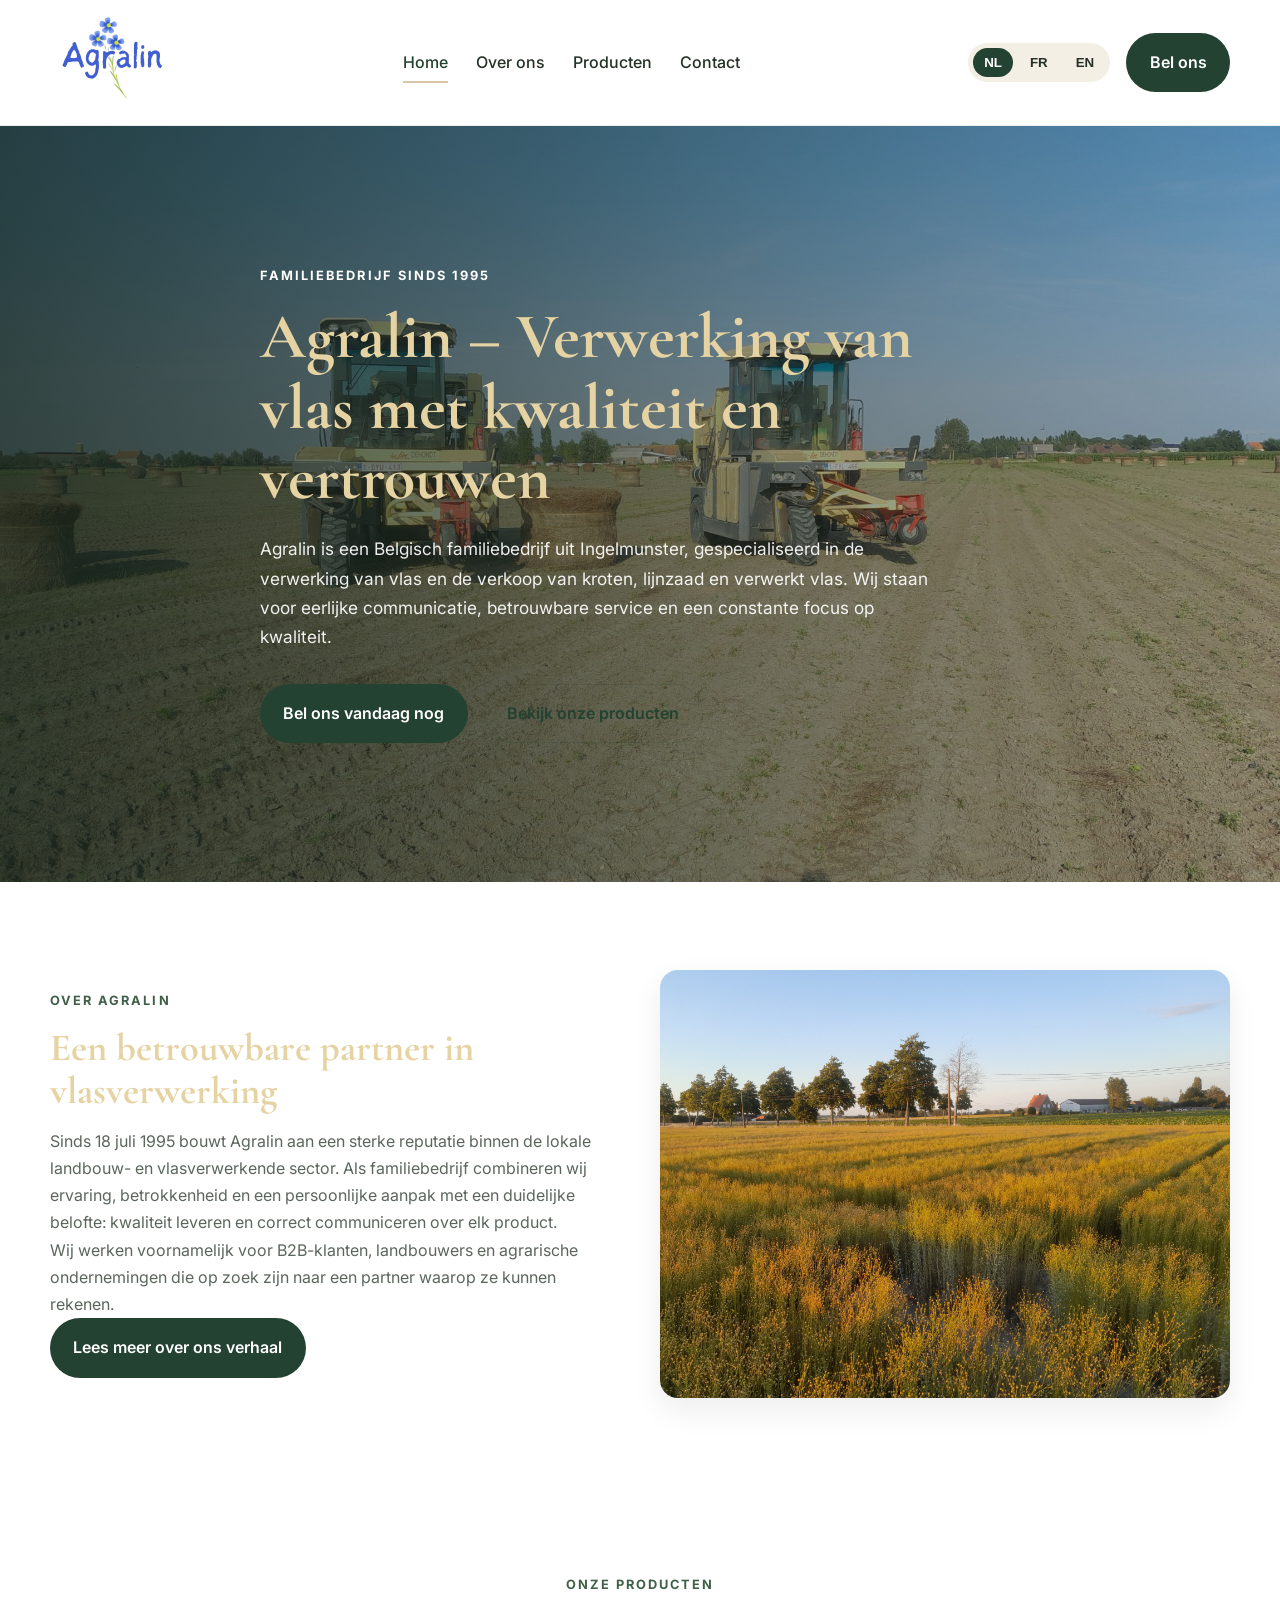
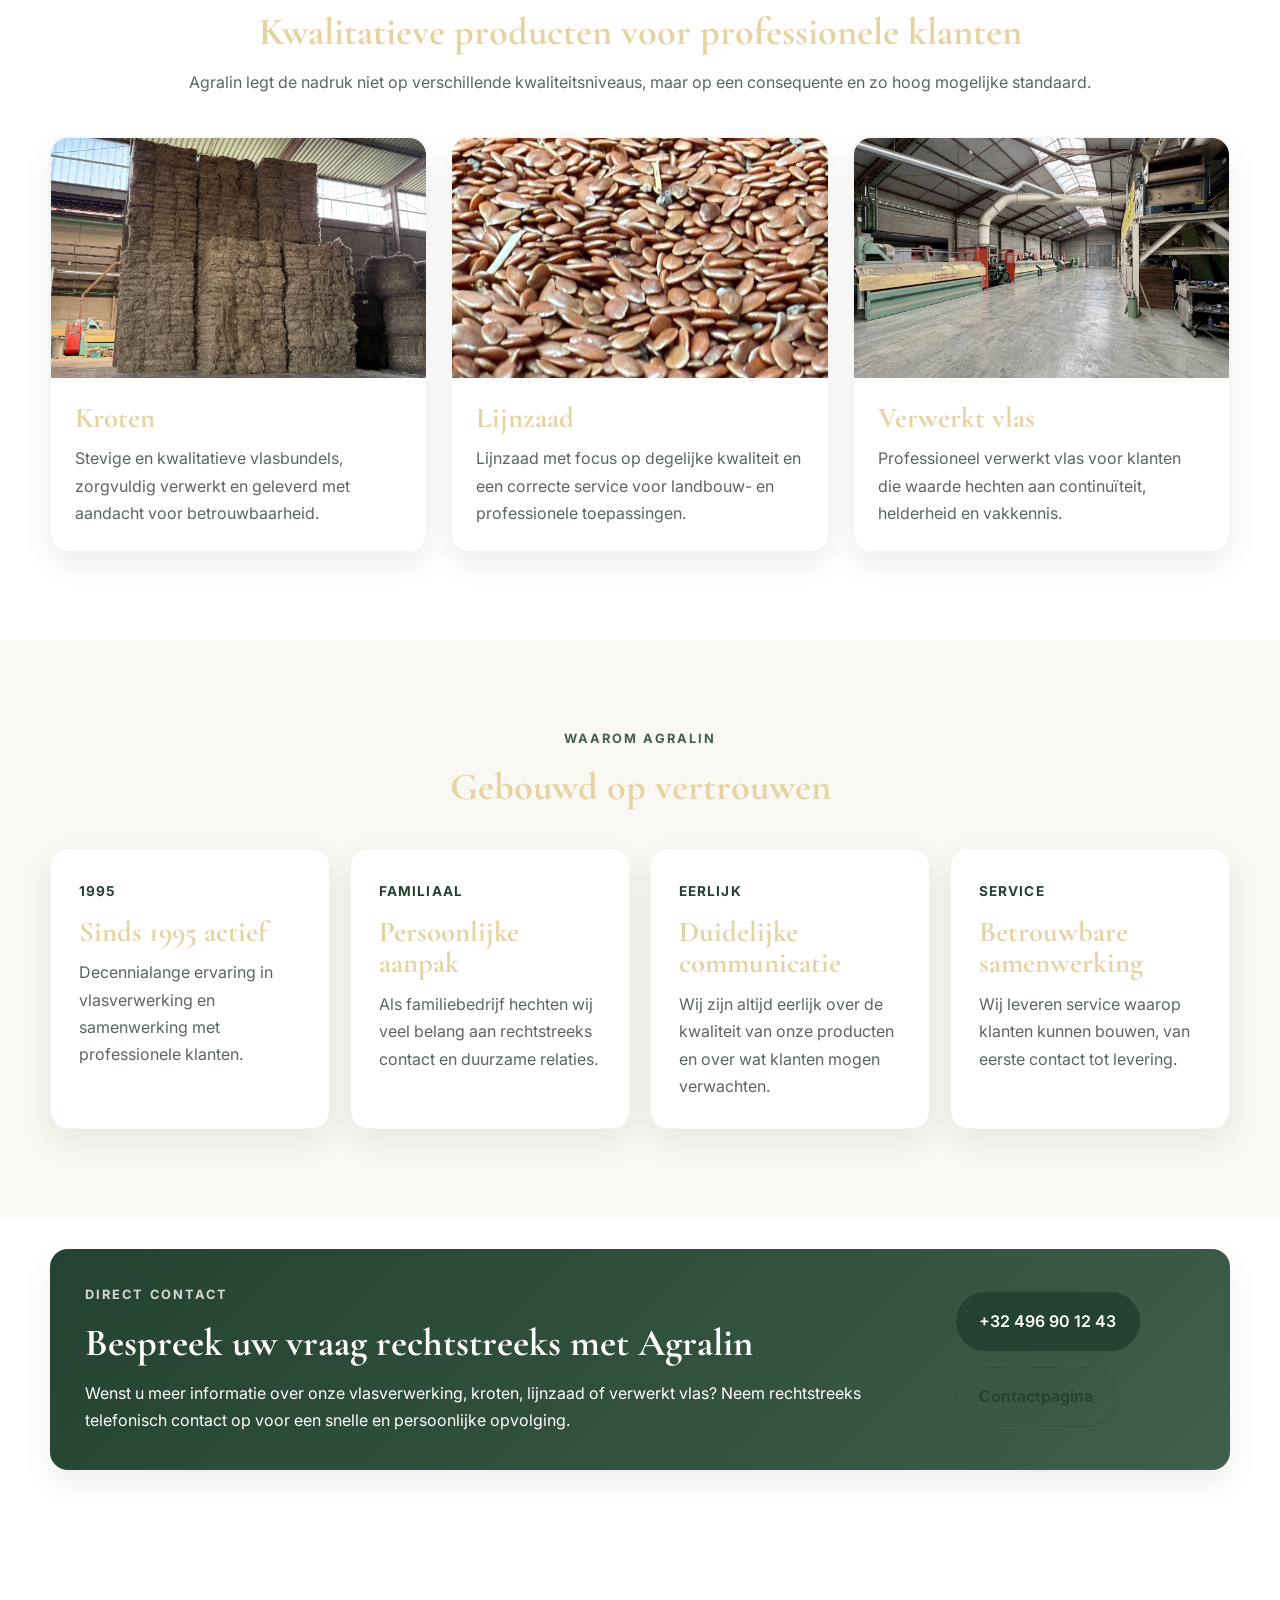
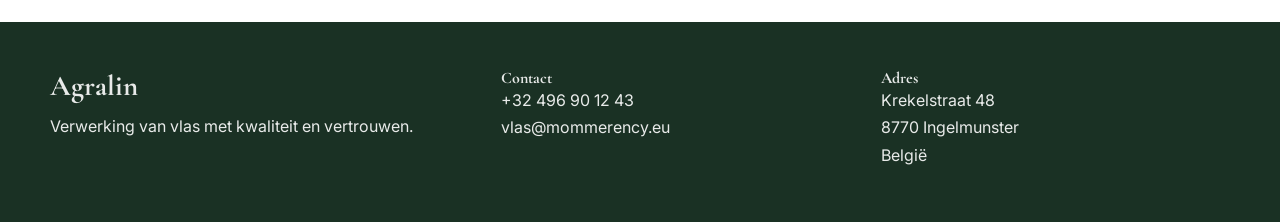
<file: index.html>
<!DOCTYPE html>
<html lang="nl">
<head>
  <meta charset="UTF-8" />
  <meta name="viewport" content="width=device-width, initial-scale=1.0" />

  <title>Agralin | Verwerking van vlas met kwaliteit en vertrouwen</title>
  <meta
    name="description"
    content="Agralin is een familiaal vlasverwerkend bedrijf uit Ingelmunster. Sinds 1995 gespecialiseerd in de verwerking van vlas, kroten, lijnzaad en verwerkt vlas."
  />

  <link rel="preconnect" href="https://fonts.googleapis.com" />
  <link rel="preconnect" href="https://fonts.gstatic.com" crossorigin />
  <link
    href="https://fonts.googleapis.com/css2?family=Cormorant+Garamond:wght@500;600;700&family=Inter:wght@400;500;600;700&display=swap"
    rel="stylesheet"
  />
  <link rel="stylesheet" href="styles.css" />
</head>
<body data-page="home">
    <header class="site-header">
    <div class="container nav-wrapper">
      <a href="index.html" class="logo" aria-label="Agralin home" data-i18n-aria-label="logo_aria_label">
        <img
          src="images/logo-agralin.png"
          alt="Agralin logo"
          class="logo-img"
          data-i18n-alt="logo_alt"
        />
      </a>

      <nav class="main-nav" aria-label="Hoofdnavigatie" data-i18n-aria-label="main_nav_aria">
        <a href="index.html" class="active" data-i18n="nav_home">Home</a>
        <a href="about.html" data-i18n="nav_about">Over ons</a>
        <a href="products.html" data-i18n="nav_products">Producten</a>
        <a href="contact.html" data-i18n="nav_contact">Contact</a>
      </nav>

      <div class="nav-actions">
        <div class="language-switcher" aria-label="Taalkeuze" data-i18n-aria-label="language_switcher_aria">
          <button type="button" class="lang-btn active" data-lang="nl">NL</button>
          <button type="button" class="lang-btn" data-lang="fr">FR</button>
          <button type="button" class="lang-btn" data-lang="en">EN</button>
        </div>

        <a class="btn btn-primary desktop-call" href="tel:+32496901243" data-i18n="nav_call">
          Bel ons
        </a>
      </div>

      <button
        class="menu-toggle"
        aria-label="Menu openen"
        aria-expanded="false"
        data-i18n-aria-label="menu_open_aria"
      >
        ☰
      </button>
    </div>

    <div class="mobile-menu">
      <a href="index.html" data-i18n="nav_home">Home</a>
      <a href="about.html" data-i18n="nav_about">Over ons</a>
      <a href="products.html" data-i18n="nav_products">Producten</a>
      <a href="contact.html" data-i18n="nav_contact">Contact</a>
      <a class="btn btn-primary" href="tel:+32496901243" data-i18n="call_now">
        Bel ons vandaag nog
      </a>
    </div>
  </header>

  <main>
    <section class="hero hero-home">
      <div class="hero-overlay"></div>

      <div class="container hero-content">
        <p class="eyebrow" data-i18n="hero_eyebrow">Familiebedrijf sinds 1995</p>

        <h1 data-i18n="hero_title">
          Agralin – Verwerking van vlas met kwaliteit en vertrouwen
        </h1>

        <p class="hero-text" data-i18n="hero_text">
          Agralin is een Belgisch familiebedrijf uit Ingelmunster, gespecialiseerd in de verwerking van vlas en de verkoop van kroten, lijnzaad en verwerkt vlas. Wij staan voor eerlijke communicatie, betrouwbare service en een constante focus op kwaliteit.
        </p>

        <div class="hero-actions">
          <a href="tel:+32496901243" class="btn btn-primary" data-i18n="call_now">
            Bel ons vandaag nog
          </a>
          <a href="products.html" class="btn btn-secondary" data-i18n="view_products">
            Bekijk onze producten
          </a>
        </div>
      </div>
    </section>

    <section class="section intro-section">
      <div class="container grid-2">
        <div>
          <p class="section-label" data-i18n="about_label">Over Agralin</p>

          <h2 data-i18n="about_title">
            Een betrouwbare partner in vlasverwerking
          </h2>

          <p data-i18n="about_text_1">
            Sinds 18 juli 1995 bouwt Agralin aan een sterke reputatie binnen de lokale landbouw- en vlasverwerkende sector. Als familiebedrijf combineren wij ervaring, betrokkenheid en een persoonlijke aanpak met een duidelijke belofte: kwaliteit leveren en correct communiceren over elk product.
          </p>

          <p data-i18n="about_text_2">
            Wij werken voornamelijk voor B2B-klanten, landbouwers en agrarische ondernemingen die op zoek zijn naar een partner waarop ze kunnen rekenen.
          </p>

          <a href="about.html" class="btn btn-primary" data-i18n="about_cta">
            Lees meer over ons verhaal
          </a>
        </div>

        <div class="image-card">
          <img
            src="images/vlasplant.jpg"
            alt="Vlasplant van Agralin"
            data-i18n-alt="about_image_alt"
          />
        </div>
      </div>
    </section>

    <section class="section products-preview">
      <div class="container">
        <div class="section-heading center">
          <p class="section-label" data-i18n="products_label">Onze producten</p>

          <h2 data-i18n="products_title">
            Kwalitatieve producten voor professionele klanten
          </h2>

          <p data-i18n="products_intro">
            Agralin legt de nadruk niet op verschillende kwaliteitsniveaus, maar op een consequente en zo hoog mogelijke standaard.
          </p>
        </div>

        <div class="card-grid">
          <article class="info-card">
            <img
              src="images/kroten.jpg"
              alt="Landbouwomgeving met natuurlijke materialen"
              data-i18n-alt="product_kroten_alt"
            />
            <div class="card-content">
              <h3 data-i18n="product_kroten_title">Kroten</h3>
              <p data-i18n="product_kroten_text">
                Stevige en kwalitatieve vlasbundels, zorgvuldig verwerkt en geleverd met aandacht voor betrouwbaarheid.
              </p>
            </div>
          </article>

          <article class="info-card">
            <img
              src="images/lijnzaad.jpg"
              alt="Close-up van lijnzaad"
              data-i18n-alt="product_lijnzaad_alt"
            />
            <div class="card-content">
              <h3 data-i18n="product_lijnzaad_title">Lijnzaad</h3>
              <p data-i18n="product_lijnzaad_text">
                Lijnzaad met focus op degelijke kwaliteit en een correcte service voor landbouw- en professionele toepassingen.
              </p>
            </div>
          </article>

          <article class="info-card">
            <img
              src="images/fabriek2.png"
              alt="Verwerking in industriële landbouwomgeving"
              data-i18n-alt="product_vlas_alt"
            />
            <div class="card-content">
              <h3 data-i18n="product_vlas_title">Verwerkt vlas</h3>
              <p data-i18n="product_vlas_text">
                Professioneel verwerkt vlas voor klanten die waarde hechten aan continuïteit, helderheid en vakkennis.
              </p>
            </div>
          </article>
        </div>
      </div>
    </section>

    <section class="section trust-section">
      <div class="container">
        <div class="section-heading center narrow">
          <p class="section-label" data-i18n="trust_label">Waarom Agralin</p>
          <h2 data-i18n="trust_title">Gebouwd op vertrouwen</h2>
        </div>

        <div class="trust-grid">
          <div class="trust-item">
            <span data-i18n="trust_item_1_badge">1995</span>
            <h3 data-i18n="trust_item_1_title">Sinds 1995 actief</h3>
            <p data-i18n="trust_item_1_text">
              Decennialange ervaring in vlasverwerking en samenwerking met professionele klanten.
            </p>
          </div>

          <div class="trust-item">
            <span data-i18n="trust_item_2_badge">Familiaal</span>
            <h3 data-i18n="trust_item_2_title">Persoonlijke aanpak</h3>
            <p data-i18n="trust_item_2_text">
              Als familiebedrijf hechten wij veel belang aan rechtstreeks contact en duurzame relaties.
            </p>
          </div>

          <div class="trust-item">
            <span data-i18n="trust_item_3_badge">Eerlijk</span>
            <h3 data-i18n="trust_item_3_title">Duidelijke communicatie</h3>
            <p data-i18n="trust_item_3_text">
              Wij zijn altijd eerlijk over de kwaliteit van onze producten en over wat klanten mogen verwachten.
            </p>
          </div>

          <div class="trust-item">
            <span data-i18n="trust_item_4_badge">Service</span>
            <h3 data-i18n="trust_item_4_title">Betrouwbare samenwerking</h3>
            <p data-i18n="trust_item_4_text">
              Wij leveren service waarop klanten kunnen bouwen, van eerste contact tot levering.
            </p>
          </div>
        </div>
      </div>
    </section>

    <section class="section cta-section">
      <div class="container cta-box">
        <div>
          <p class="section-label" data-i18n="cta_label">Direct contact</p>

          <h2 data-i18n="cta_title">
            Bespreek uw vraag rechtstreeks met Agralin
          </h2>

          <p data-i18n="cta_text">
            Wenst u meer informatie over onze vlasverwerking, kroten, lijnzaad of verwerkt vlas? Neem rechtstreeks telefonisch contact op voor een snelle en persoonlijke opvolging.
          </p>
        </div>

        <div class="cta-actions">
          <a href="tel:+32496901243" class="btn btn-primary">+32 496 90 12 43</a>
          <a href="contact.html" class="btn btn-secondary" data-i18n="cta_contact_page">
            Contactpagina
          </a>
        </div>
      </div>
    </section>
  </main>

  <footer class="site-footer">
    <div class="container footer-grid">
      <div>
        <h3>Agralin</h3>
        <p data-i18n="footer_tagline">Verwerking van vlas met kwaliteit en vertrouwen.</p>
      </div>

      <div>
        <h4 data-i18n="footer_contact_title">Contact</h4>
        <p><a href="tel:+32496901243">+32 496 90 12 43</a></p>
        <p><a href="mailto:vlas@mommerency.eu">vlas@mommerency.eu</a></p>
      </div>

      <div>
        <h4 data-i18n="footer_address_title">Adres</h4>
        <p data-i18n="footer_address">
          Krekelstraat 48<br />
          8770 Ingelmunster<br />
          België
        </p>
      </div>
    </div>
  </footer>

  <a class="mobile-call-bar" href="tel:+32496901243" data-i18n="call_now">
    Bel ons vandaag nog
  </a>

  <script src="script.js"></script>
</body>
</html>
</file>
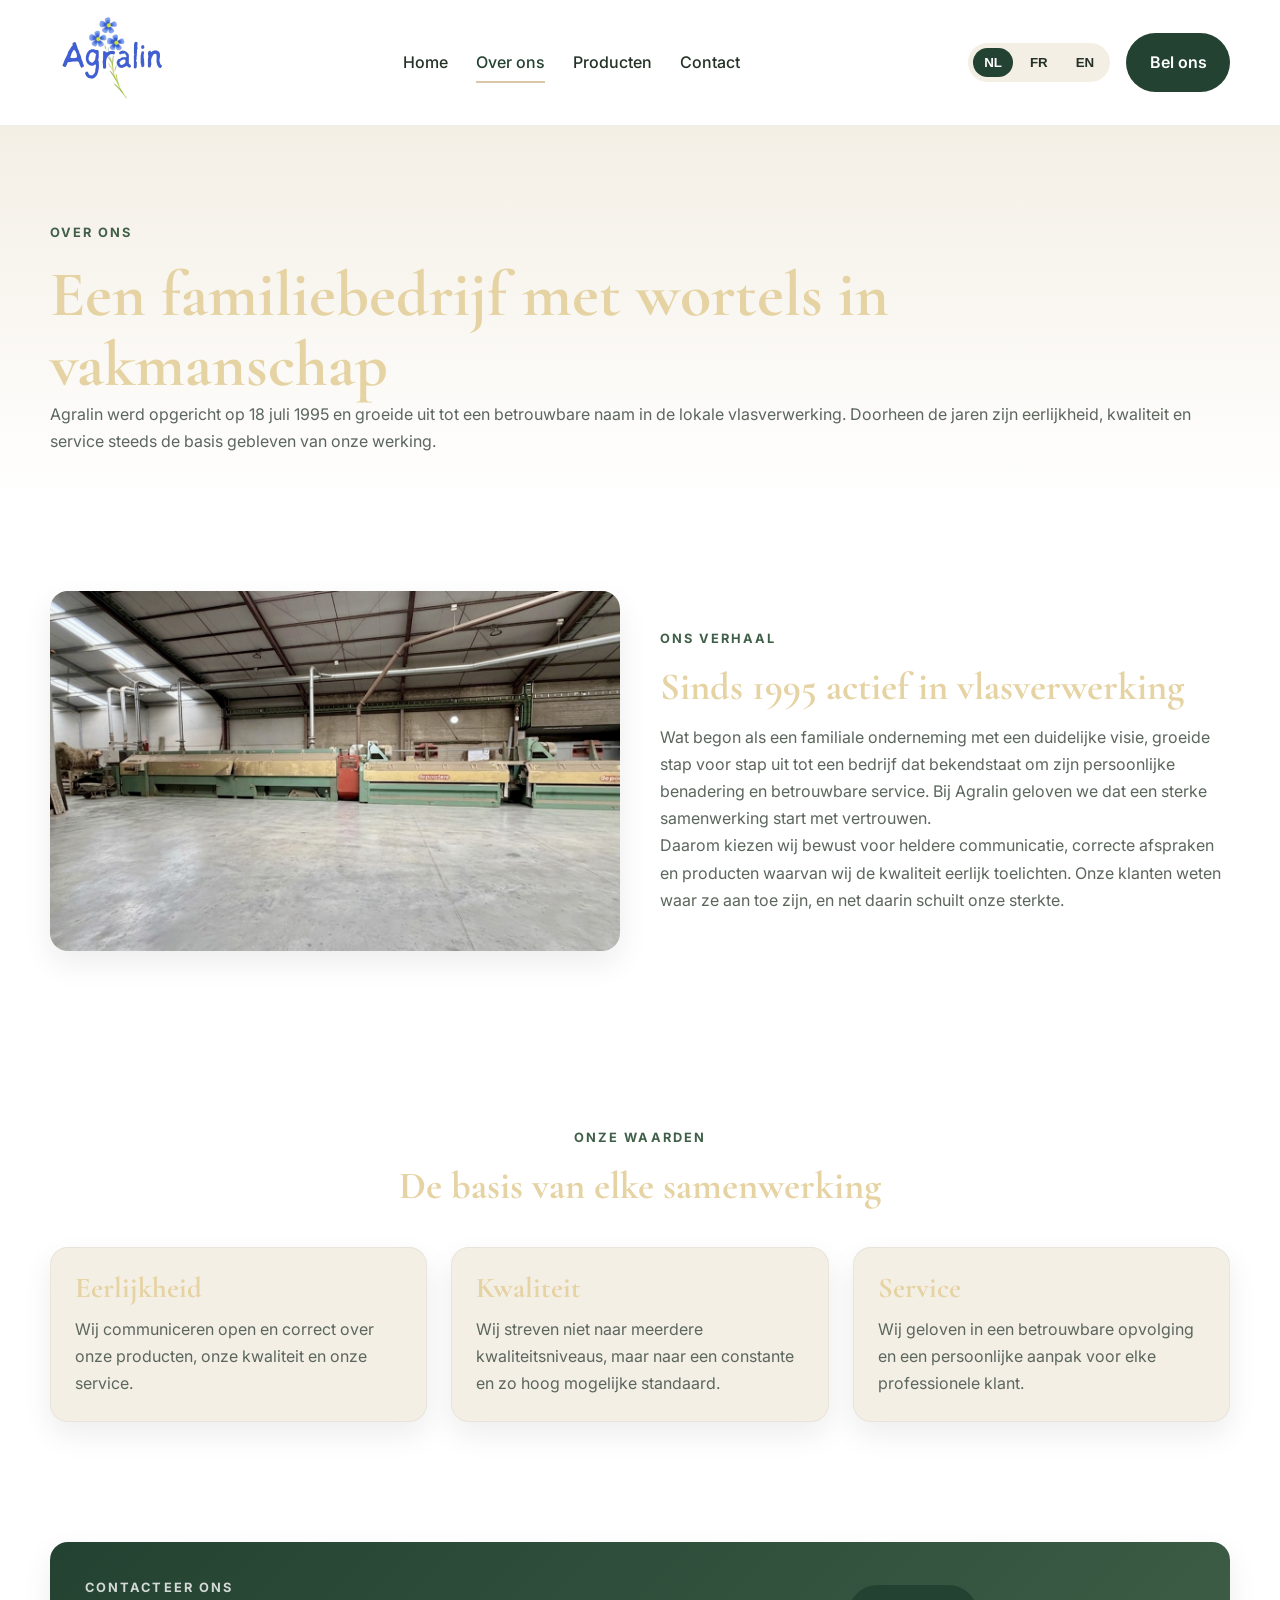
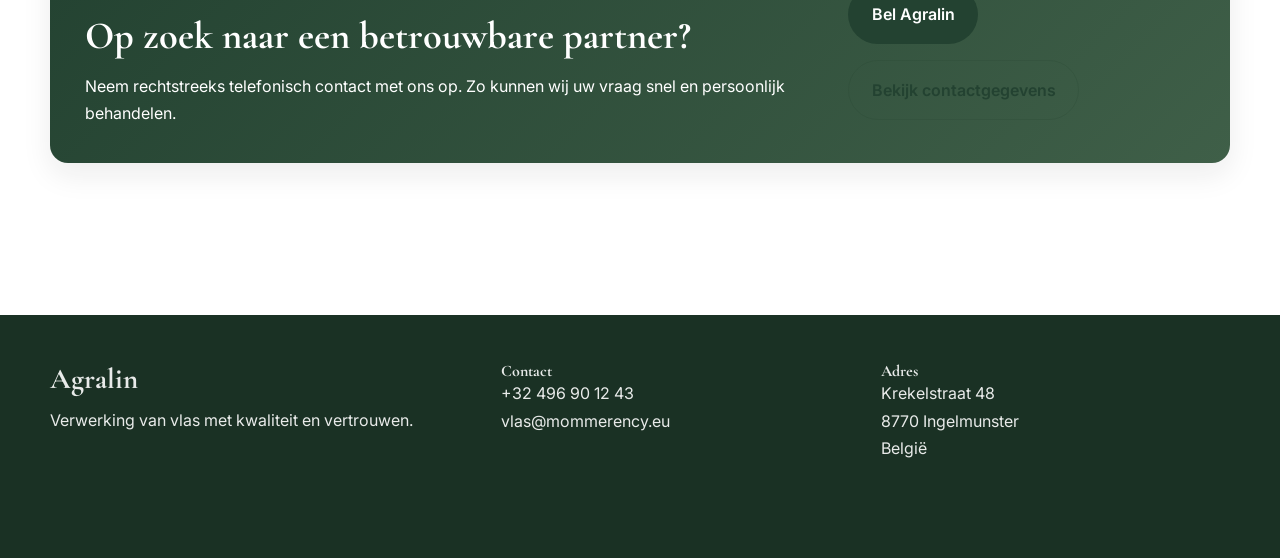
<file: about.html>
<!DOCTYPE html>
<html lang="nl">
<head>
  <meta charset="UTF-8" />
  <meta name="viewport" content="width=device-width, initial-scale=1.0" />

  <title>Over ons | Agralin</title>
  <meta
    name="description"
    content="Leer Agralin kennen: een Belgisch familiebedrijf in vlasverwerking sinds 1995, gebouwd op eerlijkheid, kwaliteit en service."
  />

  <link rel="preconnect" href="https://fonts.googleapis.com" />
  <link rel="preconnect" href="https://fonts.gstatic.com" crossorigin />
  <link
    href="https://fonts.googleapis.com/css2?family=Cormorant+Garamond:wght@500;600;700&family=Inter:wght@400;500;600;700&display=swap"
    rel="stylesheet"
  />
  <link rel="stylesheet" href="styles.css" />
</head>
<body data-page="about">
  <header class="site-header">
    <div class="container nav-wrapper">
      <a href="index.html" class="logo" aria-label="Agralin home" data-i18n-aria-label="logo_aria_label">
        <img
          src="images/logo-agralin.png"
          alt="Agralin logo"
          class="logo-img"
          data-i18n-alt="logo_alt"
        />
      </a>

      <nav class="main-nav" aria-label="Hoofdnavigatie" data-i18n-aria-label="main_nav_aria">
        <a href="index.html" data-i18n="nav_home">Home</a>
        <a href="about.html" class="active" data-i18n="nav_about">Over ons</a>
        <a href="products.html" data-i18n="nav_products">Producten</a>
        <a href="contact.html" data-i18n="nav_contact">Contact</a>
      </nav>

      <div class="nav-actions">
        <div class="language-switcher" aria-label="Taalkeuze" data-i18n-aria-label="language_switcher_aria">
          <button type="button" class="lang-btn active" data-lang="nl">NL</button>
          <button type="button" class="lang-btn" data-lang="fr">FR</button>
          <button type="button" class="lang-btn" data-lang="en">EN</button>
        </div>

        <a class="btn btn-primary desktop-call" href="tel:+32496901243" data-i18n="nav_call">
          Bel ons
        </a>
      </div>

      <button
        class="menu-toggle"
        aria-label="Menu openen"
        aria-expanded="false"
        data-i18n-aria-label="menu_open_aria"
      >
        ☰
      </button>
    </div>

    <div class="mobile-menu">
      <a href="index.html" data-i18n="nav_home">Home</a>
      <a href="about.html" data-i18n="nav_about">Over ons</a>
      <a href="products.html" data-i18n="nav_products">Producten</a>
      <a href="contact.html" data-i18n="nav_contact">Contact</a>
      <a class="btn btn-primary" href="tel:+32496901243" data-i18n="call_now">
        Bel ons vandaag nog
      </a>
    </div>
  </header>

  <main>
    <section class="page-hero">
      <div class="container">
        <p class="section-label" data-i18n="about_page_label">Over ons</p>
        <h1 data-i18n="about_page_title_text">Een familiebedrijf met wortels in vakmanschap</h1>
        <p data-i18n="about_page_intro">
          Agralin werd opgericht op 18 juli 1995 en groeide uit tot een betrouwbare naam in de lokale vlasverwerking. Doorheen de jaren zijn eerlijkheid, kwaliteit en service steeds de basis gebleven van onze werking.
        </p>
      </div>
    </section>

    <section class="section">
      <div class="container grid-2">
        <div class="image-card">
          <img
            src="images/fabriek1.png"
            alt="Landelijk bedrijfsterrein en natuurlijke omgeving"
            data-i18n-alt="about_story_image_alt"
          />
        </div>

        <div>
          <p class="section-label" data-i18n="about_story_label">Ons verhaal</p>
          <h2 data-i18n="about_story_title">Sinds 1995 actief in vlasverwerking</h2>

          <p data-i18n="about_story_text_1">
            Wat begon als een familiale onderneming met een duidelijke visie, groeide stap voor stap uit tot een bedrijf dat bekendstaat om zijn persoonlijke benadering en betrouwbare service. Bij Agralin geloven we dat een sterke samenwerking start met vertrouwen.
          </p>

          <p data-i18n="about_story_text_2">
            Daarom kiezen wij bewust voor heldere communicatie, correcte afspraken en producten waarvan wij de kwaliteit eerlijk toelichten. Onze klanten weten waar ze aan toe zijn, en net daarin schuilt onze sterkte.
          </p>
        </div>
      </div>
    </section>

    <section class="section values-section">
      <div class="container">
        <div class="section-heading center">
          <p class="section-label" data-i18n="values_label">Onze waarden</p>
          <h2 data-i18n="values_title">De basis van elke samenwerking</h2>
        </div>

        <div class="card-grid three-cols">
          <article class="info-card simple-card">
            <div class="card-content">
              <h3 data-i18n="value_1_title">Eerlijkheid</h3>
              <p data-i18n="value_1_text">
                Wij communiceren open en correct over onze producten, onze kwaliteit en onze service.
              </p>
            </div>
          </article>

          <article class="info-card simple-card">
            <div class="card-content">
              <h3 data-i18n="value_2_title">Kwaliteit</h3>
              <p data-i18n="value_2_text">
                Wij streven niet naar meerdere kwaliteitsniveaus, maar naar een constante en zo hoog mogelijke standaard.
              </p>
            </div>
          </article>

          <article class="info-card simple-card">
            <div class="card-content">
              <h3 data-i18n="value_3_title">Service</h3>
              <p data-i18n="value_3_text">
                Wij geloven in een betrouwbare opvolging en een persoonlijke aanpak voor elke professionele klant.
              </p>
            </div>
          </article>
        </div>
      </div>
    </section>

    <section class="section cta-section">
      <div class="container cta-box">
        <div>
          <p class="section-label" data-i18n="about_cta_label">Contacteer ons</p>
          <h2 data-i18n="about_cta_title">Op zoek naar een betrouwbare partner?</h2>
          <p data-i18n="about_cta_text">
            Neem rechtstreeks telefonisch contact met ons op. Zo kunnen wij uw vraag snel en persoonlijk behandelen.
          </p>
        </div>

        <div class="cta-actions">
          <a href="tel:+32496901243" class="btn btn-primary" data-i18n="about_cta_call">
            Bel Agralin
          </a>
          <a href="contact.html" class="btn btn-secondary" data-i18n="about_cta_contact_link">
            Bekijk contactgegevens
          </a>
        </div>
      </div>
    </section>
  </main>

  <footer class="site-footer">
    <div class="container footer-grid">
      <div>
        <h3>Agralin</h3>
        <p data-i18n="footer_tagline">Verwerking van vlas met kwaliteit en vertrouwen.</p>
      </div>

      <div>
        <h4 data-i18n="footer_contact_title">Contact</h4>
        <p><a href="tel:+32496901243">+32 496 90 12 43</a></p>
        <p><a href="mailto:vlas@mommerency.eu">vlas@mommerency.eu</a></p>
      </div>

      <div>
        <h4 data-i18n="footer_address_title">Adres</h4>
        <p data-i18n="footer_address">
          Krekelstraat 48<br />
          8770 Ingelmunster<br />
          België
        </p>
      </div>
    </div>
  </footer>

  <a class="mobile-call-bar" href="tel:+32496901243" data-i18n="call_now">
    Bel ons vandaag nog
  </a>

  <script src="script.js"></script>
</body>
</html>
</file>
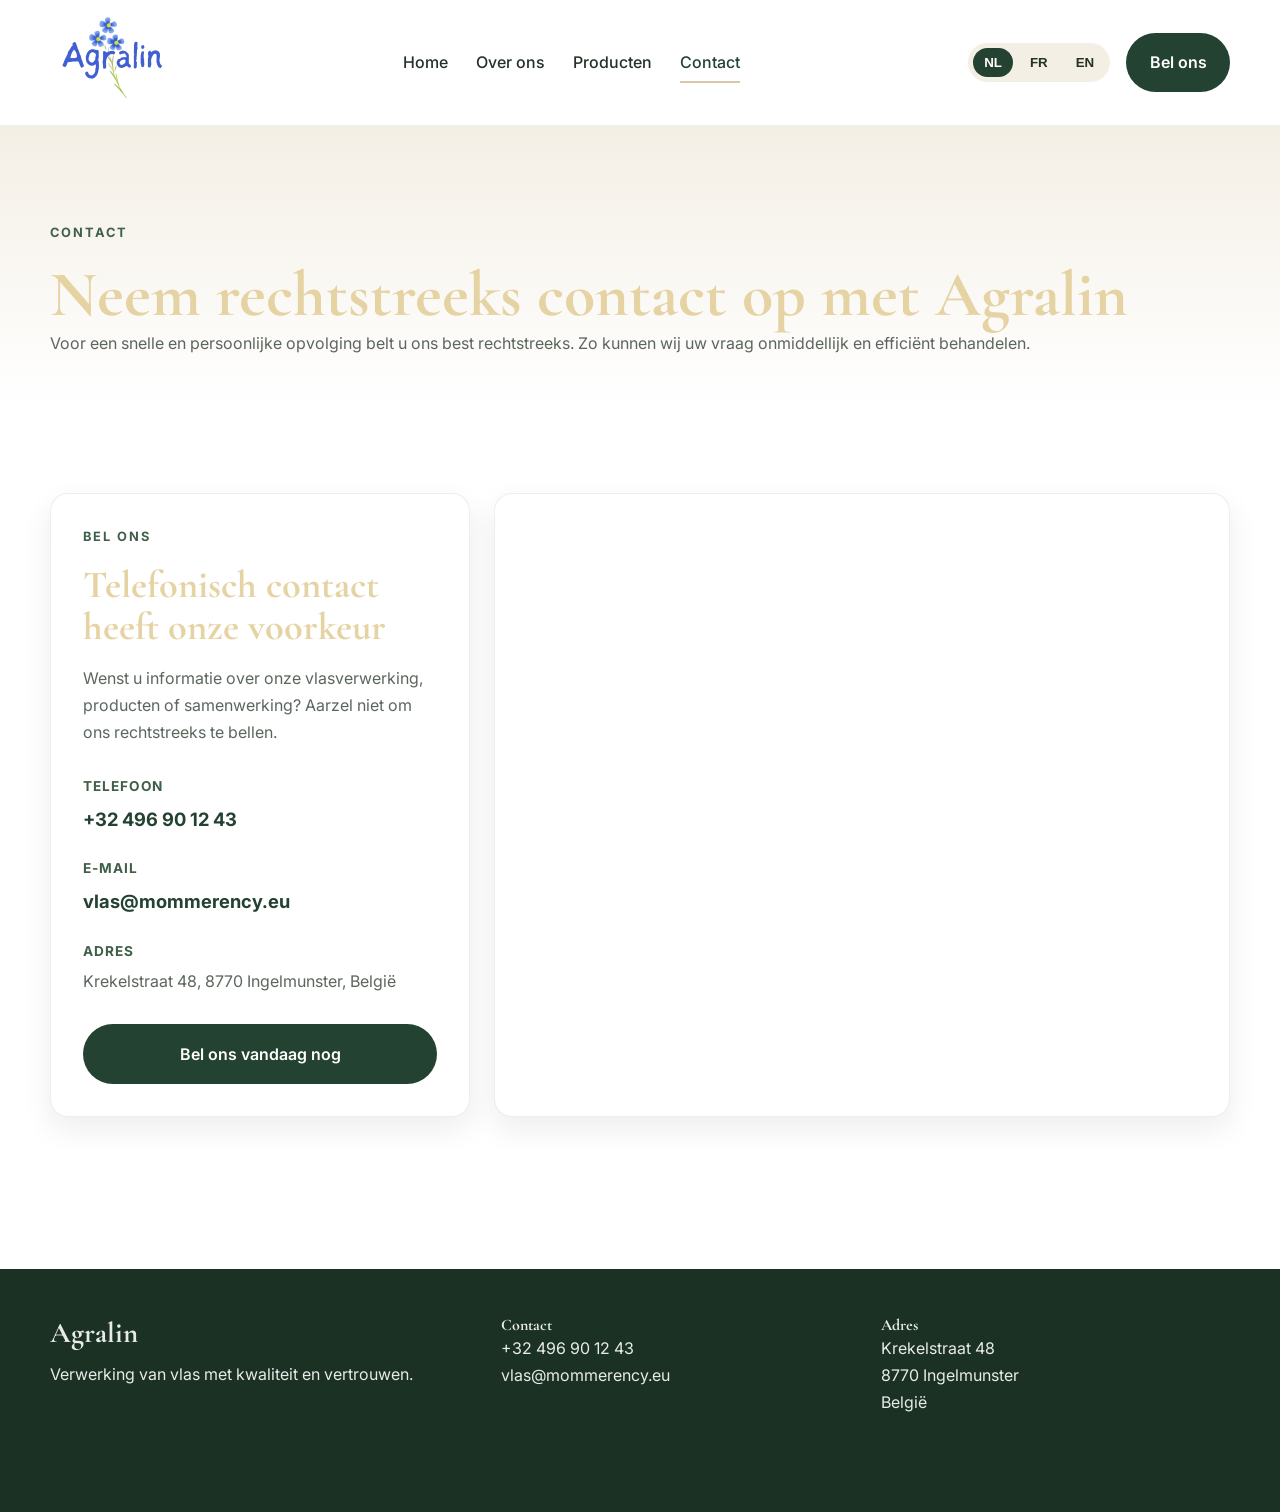
<file: contact.html>
<!DOCTYPE html>
<html lang="nl">
<head>
  <meta charset="UTF-8" />
  <meta name="viewport" content="width=device-width, initial-scale=1.0" />

  <title>Contact | Agralin</title>
  <meta
    name="description"
    content="Neem contact op met Agralin in Ingelmunster. Bel rechtstreeks voor snelle en persoonlijke opvolging."
  />

  <link rel="preconnect" href="https://fonts.googleapis.com" />
  <link rel="preconnect" href="https://fonts.gstatic.com" crossorigin />
  <link
    href="https://fonts.googleapis.com/css2?family=Cormorant+Garamond:wght@500;600;700&family=Inter:wght@400;500;600;700&display=swap"
    rel="stylesheet"
  />
  <link rel="stylesheet" href="styles.css" />
</head>
<body data-page="contact">
  <header class="site-header">
    <div class="container nav-wrapper">
      <a href="index.html" class="logo" aria-label="Agralin home" data-i18n-aria-label="logo_aria_label">
        <img
          src="images/logo-agralin.png"
          alt="Agralin logo"
          class="logo-img"
          data-i18n-alt="logo_alt"
        />
      </a>

      <nav class="main-nav" aria-label="Hoofdnavigatie" data-i18n-aria-label="main_nav_aria">
        <a href="index.html" data-i18n="nav_home">Home</a>
        <a href="about.html" data-i18n="nav_about">Over ons</a>
        <a href="products.html" data-i18n="nav_products">Producten</a>
        <a href="contact.html" class="active" data-i18n="nav_contact">Contact</a>
      </nav>

      <div class="nav-actions">
        <div class="language-switcher" aria-label="Taalkeuze" data-i18n-aria-label="language_switcher_aria">
          <button type="button" class="lang-btn active" data-lang="nl">NL</button>
          <button type="button" class="lang-btn" data-lang="fr">FR</button>
          <button type="button" class="lang-btn" data-lang="en">EN</button>
        </div>

        <a class="btn btn-primary desktop-call" href="tel:+32496901243" data-i18n="nav_call">
          Bel ons
        </a>
      </div>

      <button
        class="menu-toggle"
        aria-label="Menu openen"
        aria-expanded="false"
        data-i18n-aria-label="menu_open_aria"
      >
        ☰
      </button>
    </div>

    <div class="mobile-menu">
      <a href="index.html" data-i18n="nav_home">Home</a>
      <a href="about.html" data-i18n="nav_about">Over ons</a>
      <a href="products.html" data-i18n="nav_products">Producten</a>
      <a href="contact.html" data-i18n="nav_contact">Contact</a>
      <a class="btn btn-primary" href="tel:+32496901243" data-i18n="call_now">
        Bel ons vandaag nog
      </a>
    </div>
  </header>

  <main>
    <section class="page-hero">
      <div class="container">
        <p class="section-label" data-i18n="contact_page_label">Contact</p>
        <h1 data-i18n="contact_page_title_text">Neem rechtstreeks contact op met Agralin</h1>
        <p data-i18n="contact_page_intro">
          Voor een snelle en persoonlijke opvolging belt u ons best rechtstreeks. Zo kunnen wij uw vraag onmiddellijk en efficiënt behandelen.
        </p>
      </div>
    </section>

    <section class="section">
      <div class="container contact-layout">
        <div class="contact-card">
          <p class="section-label" data-i18n="contact_card_label">Bel ons</p>
          <h2 data-i18n="contact_card_title">Telefonisch contact heeft onze voorkeur</h2>
          <p data-i18n="contact_card_intro">
            Wenst u informatie over onze vlasverwerking, producten of samenwerking? Aarzel niet om ons rechtstreeks te bellen.
          </p>

          <div class="contact-list">
            <div>
              <span data-i18n="contact_phone_label">Telefoon</span>
              <a href="tel:+32496901243">+32 496 90 12 43</a>
            </div>

            <div>
              <span data-i18n="contact_email_label">E-mail</span>
              <a href="mailto:vlas@mommerency.eu">vlas@mommerency.eu</a>
            </div>

            <div>
              <span data-i18n="contact_address_label">Adres</span>
              <p data-i18n="contact_address_text">Krekelstraat 48, 8770 Ingelmunster, België</p>
            </div>
          </div>

          <a href="tel:+32496901243" class="btn btn-primary full-width" data-i18n="call_now">
            Bel ons vandaag nog
          </a>
        </div>

        <div class="map-card">
          <iframe
            title="Kaart van Agralin in Ingelmunster"
            data-i18n-title="contact_map_title"
            src="https://www.google.com/maps?q=Krekelstraat%2048%2C%208770%20Ingelmunster%2C%20Belgium&output=embed"
            width="100%"
            height="100%"
            style="border: 0;"
            allowfullscreen=""
            loading="lazy"
            referrerpolicy="no-referrer-when-downgrade"
          ></iframe>
        </div>
      </div>
    </section>
  </main>

  <footer class="site-footer">
    <div class="container footer-grid">
      <div>
        <h3>Agralin</h3>
        <p data-i18n="footer_tagline">Verwerking van vlas met kwaliteit en vertrouwen.</p>
      </div>

      <div>
        <h4 data-i18n="footer_contact_title">Contact</h4>
        <p><a href="tel:+32496901243">+32 496 90 12 43</a></p>
        <p><a href="mailto:vlas@mommerency.eu">vlas@mommerency.eu</a></p>
      </div>

      <div>
        <h4 data-i18n="footer_address_title">Adres</h4>
        <p data-i18n="footer_address">
          Krekelstraat 48<br />
          8770 Ingelmunster<br />
          België
        </p>
      </div>
    </div>
  </footer>

  <a class="mobile-call-bar" href="tel:+32496901243" data-i18n="call_now">
    Bel ons vandaag nog
  </a>

  <script src="script.js"></script>
</body>
</html>
</file>
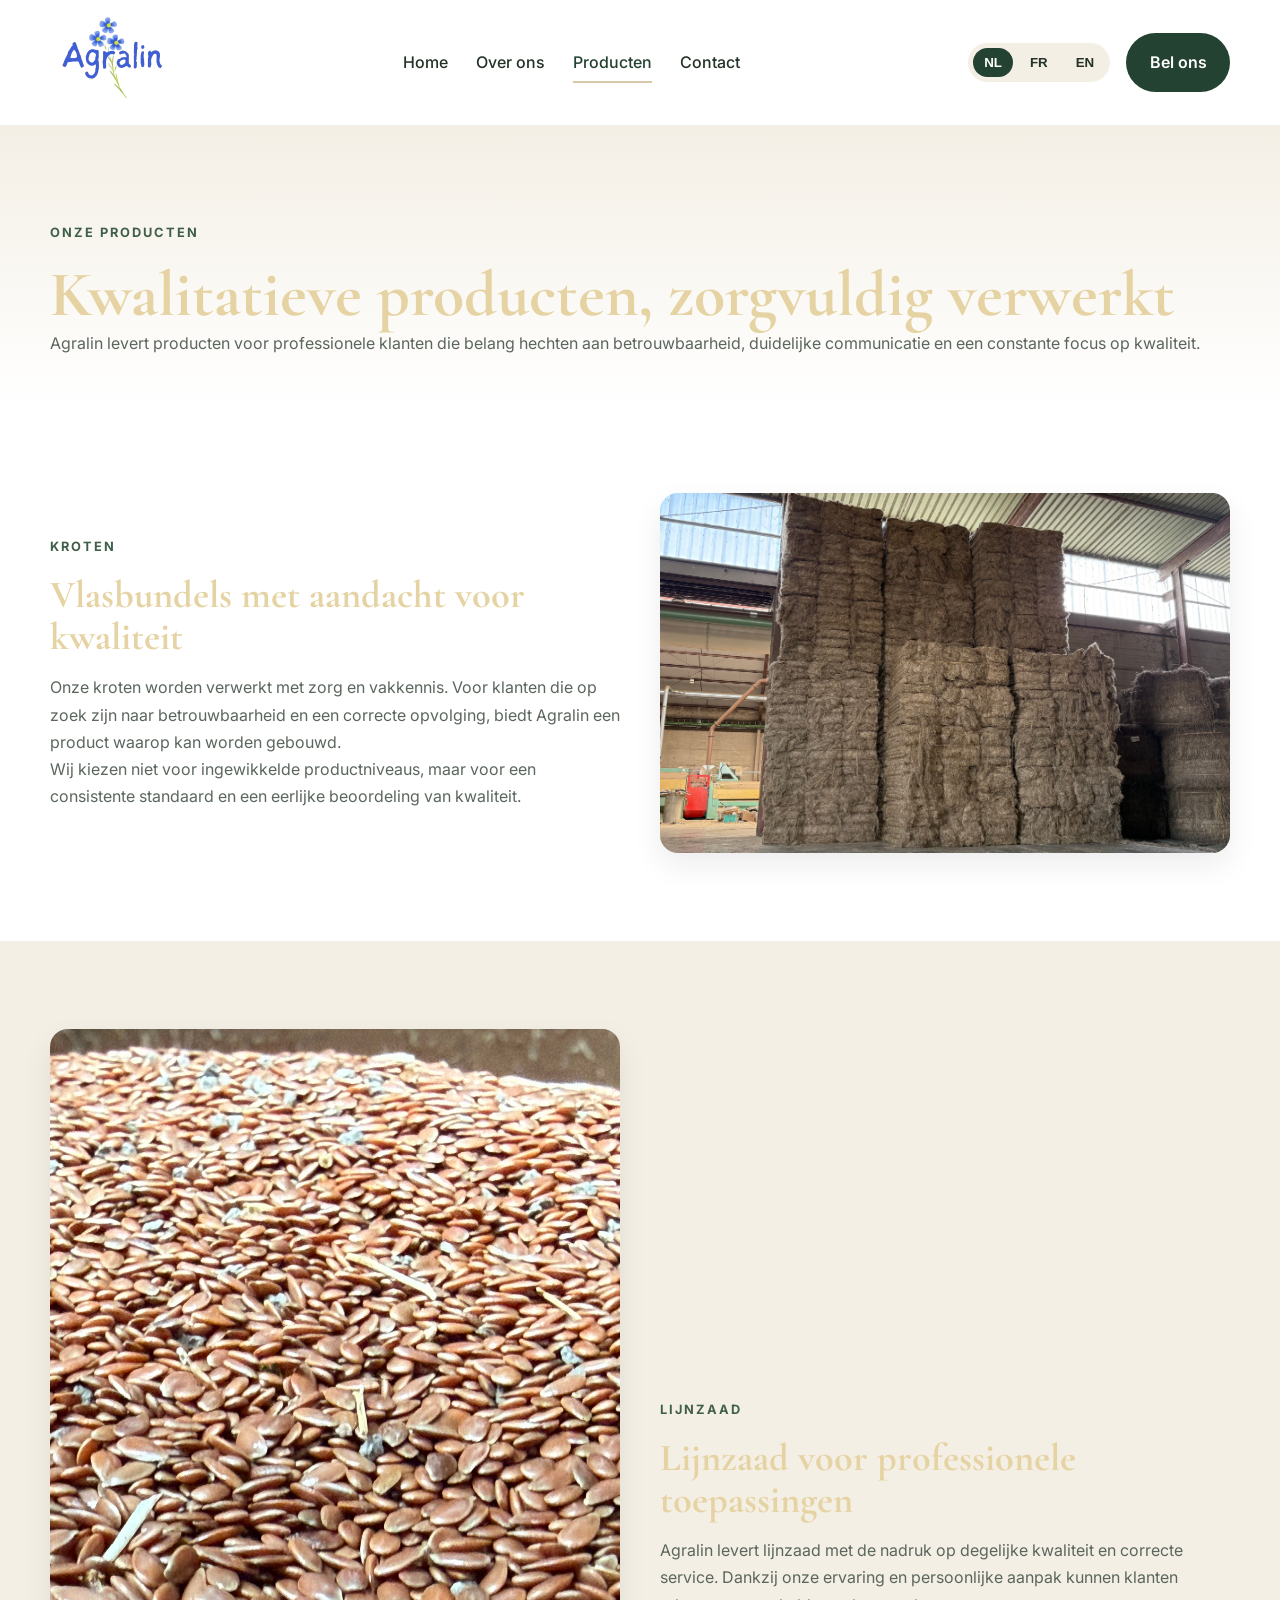
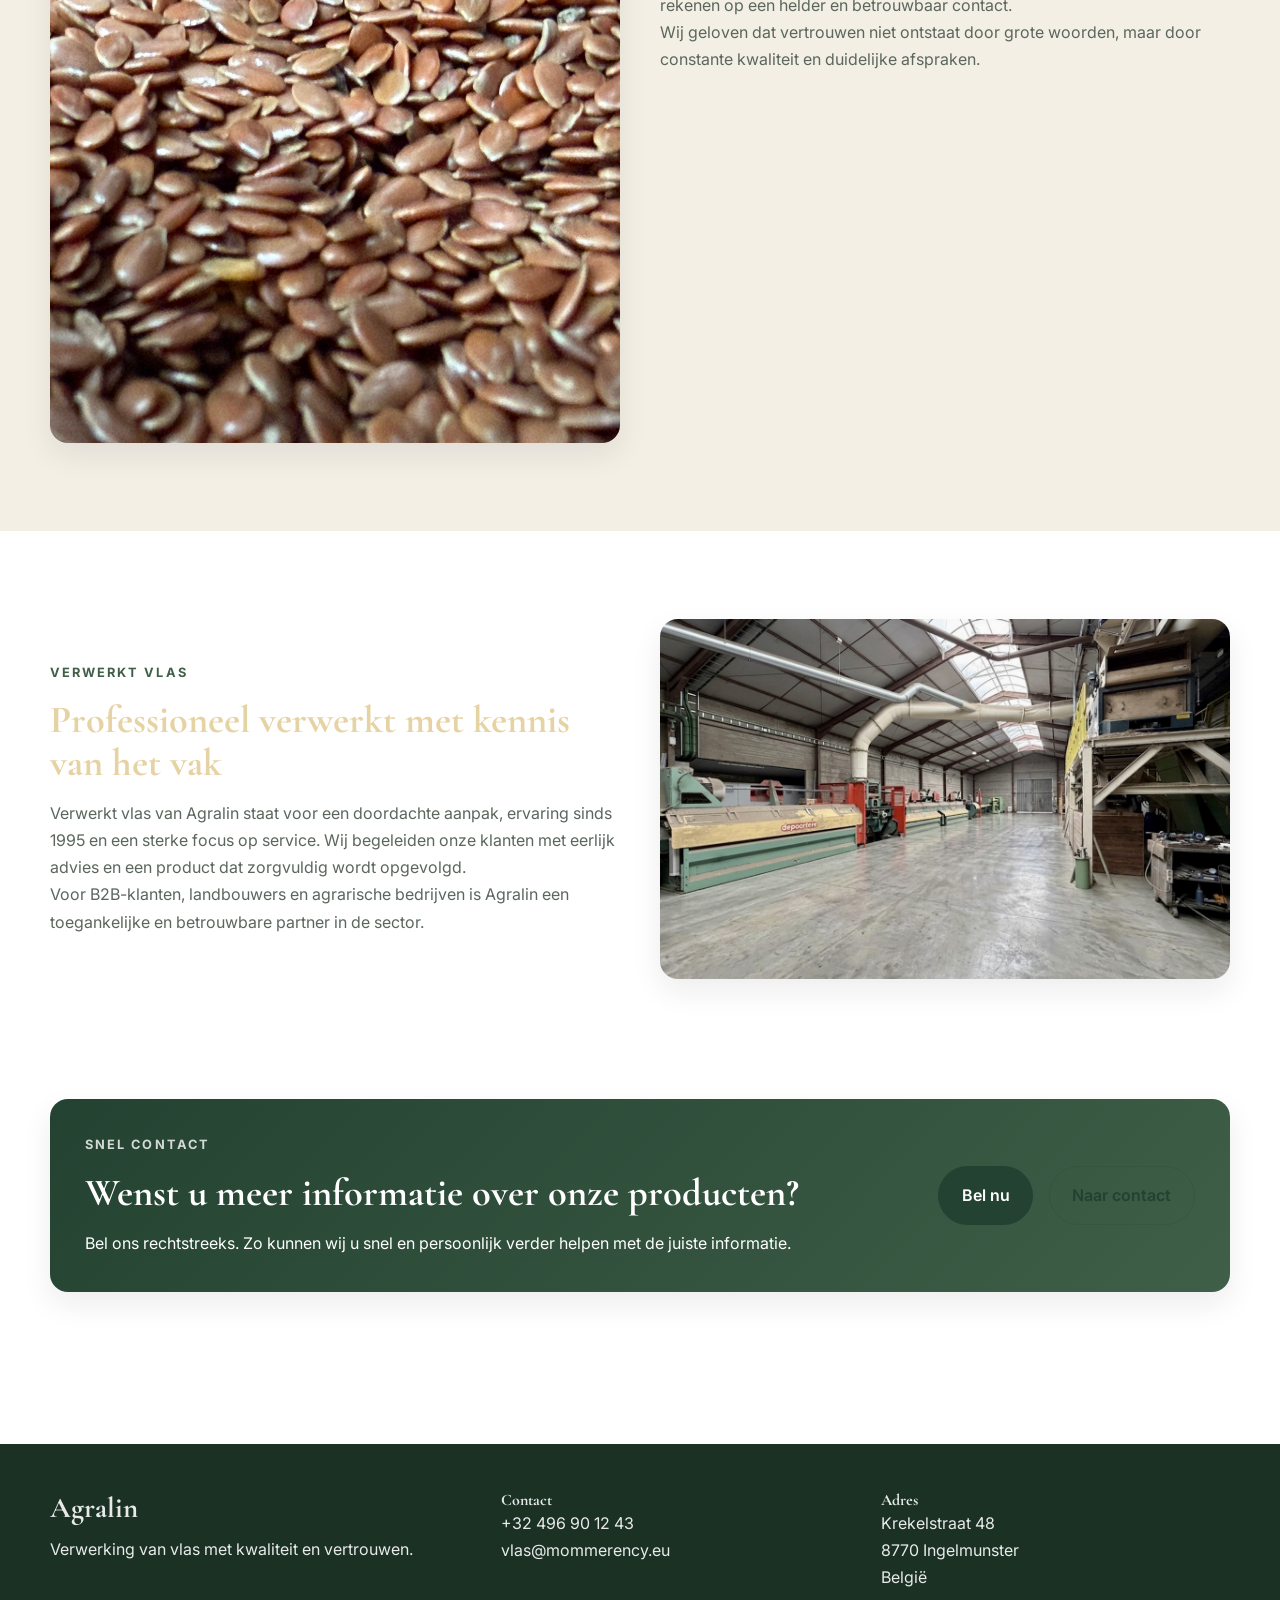
<file: products.html>
<!DOCTYPE html>
<html lang="nl">
<head>
  <meta charset="UTF-8" />
  <meta name="viewport" content="width=device-width, initial-scale=1.0" />

  <title>Producten | Agralin</title>
  <meta
    name="description"
    content="Ontdek de producten van Agralin: kroten, lijnzaad en verwerkt vlas, met focus op kwaliteit, betrouwbaarheid en service."
  />

  <link rel="preconnect" href="https://fonts.googleapis.com" />
  <link rel="preconnect" href="https://fonts.gstatic.com" crossorigin />
  <link
    href="https://fonts.googleapis.com/css2?family=Cormorant+Garamond:wght@500;600;700&family=Inter:wght@400;500;600;700&display=swap"
    rel="stylesheet"
  />
  <link rel="stylesheet" href="styles.css" />
</head>
<body data-page="products">
    <header class="site-header">
    <div class="container nav-wrapper">
      <a href="index.html" class="logo" aria-label="Agralin home" data-i18n-aria-label="logo_aria_label">
        <img
          src="images/logo-agralin.png"
          alt="Agralin logo"
          class="logo-img"
          data-i18n-alt="logo_alt"
        />
      </a>

      <nav class="main-nav" aria-label="Hoofdnavigatie" data-i18n-aria-label="main_nav_aria">
        <a href="index.html" data-i18n="nav_home">Home</a>
        <a href="about.html" data-i18n="nav_about">Over ons</a>
        <a href="products.html" class="active" data-i18n="nav_products">Producten</a>
        <a href="contact.html" data-i18n="nav_contact">Contact</a>
      </nav>

      <div class="nav-actions">
        <div class="language-switcher" aria-label="Taalkeuze" data-i18n-aria-label="language_switcher_aria">
          <button type="button" class="lang-btn active" data-lang="nl">NL</button>
          <button type="button" class="lang-btn" data-lang="fr">FR</button>
          <button type="button" class="lang-btn" data-lang="en">EN</button>
        </div>

        <a class="btn btn-primary desktop-call" href="tel:+32496901243" data-i18n="nav_call">
          Bel ons
        </a>
      </div>

      <button
        class="menu-toggle"
        aria-label="Menu openen"
        aria-expanded="false"
        data-i18n-aria-label="menu_open_aria"
      >
        ☰
      </button>
    </div>

    <div class="mobile-menu">
      <a href="index.html" data-i18n="nav_home">Home</a>
      <a href="about.html" data-i18n="nav_about">Over ons</a>
      <a href="products.html" data-i18n="nav_products">Producten</a>
      <a href="contact.html" data-i18n="nav_contact">Contact</a>
      <a class="btn btn-primary" href="tel:+32496901243" data-i18n="call_now">
        Bel ons vandaag nog
      </a>
    </div>
  </header>

  <main>
    <section class="page-hero">
      <div class="container">
        <p class="section-label" data-i18n="products_page_label">Onze producten</p>
        <h1 data-i18n="products_page_title_text">Kwalitatieve producten, zorgvuldig verwerkt</h1>
        <p data-i18n="products_page_intro">
          Agralin levert producten voor professionele klanten die belang hechten aan betrouwbaarheid, duidelijke communicatie en een constante focus op kwaliteit.
        </p>
      </div>
    </section>

    <section class="section product-section">
      <div class="container grid-2">
        <div>
          <p class="section-label" data-i18n="products_kroten_label">Kroten</p>
          <h2 data-i18n="products_kroten_title">Vlasbundels met aandacht voor kwaliteit</h2>
          <p data-i18n="products_kroten_text_1">
            Onze kroten worden verwerkt met zorg en vakkennis. Voor klanten die op zoek zijn naar betrouwbaarheid en een correcte opvolging, biedt Agralin een product waarop kan worden gebouwd.
          </p>
          <p data-i18n="products_kroten_text_2">
            Wij kiezen niet voor ingewikkelde productniveaus, maar voor een consistente standaard en een eerlijke beoordeling van kwaliteit.
          </p>
        </div>

        <div class="image-card">
          <img
            src="images/kroten.jpg"
            alt="Natuurlijke vezels en landbouwtexturen"
            data-i18n-alt="products_kroten_alt"
          />
        </div>
      </div>
    </section>

    <section class="section product-section alt-bg">
      <div class="container grid-2 reverse-mobile">
        <div class="image-card">
          <img
            src="images/lijnzaad.jpg"
            alt="Close-up van zaden in natuurlijke omgeving"
            data-i18n-alt="products_lijnzaad_alt"
          />
        </div>

        <div>
          <p class="section-label" data-i18n="products_lijnzaad_label">Lijnzaad</p>
          <h2 data-i18n="products_lijnzaad_title">Lijnzaad voor professionele toepassingen</h2>
          <p data-i18n="products_lijnzaad_text_1">
            Agralin levert lijnzaad met de nadruk op degelijke kwaliteit en correcte service. Dankzij onze ervaring en persoonlijke aanpak kunnen klanten rekenen op een helder en betrouwbaar contact.
          </p>
          <p data-i18n="products_lijnzaad_text_2">
            Wij geloven dat vertrouwen niet ontstaat door grote woorden, maar door constante kwaliteit en duidelijke afspraken.
          </p>
        </div>
      </div>
    </section>

    <section class="section product-section">
      <div class="container grid-2">
        <div>
          <p class="section-label" data-i18n="products_vlas_label">Verwerkt vlas</p>
          <h2 data-i18n="products_vlas_title">Professioneel verwerkt met kennis van het vak</h2>
          <p data-i18n="products_vlas_text_1">
            Verwerkt vlas van Agralin staat voor een doordachte aanpak, ervaring sinds 1995 en een sterke focus op service. Wij begeleiden onze klanten met eerlijk advies en een product dat zorgvuldig wordt opgevolgd.
          </p>
          <p data-i18n="products_vlas_text_2">
            Voor B2B-klanten, landbouwers en agrarische bedrijven is Agralin een toegankelijke en betrouwbare partner in de sector.
          </p>
        </div>

        <div class="image-card">
          <img
            src="images/fabriek2.png"
            alt="Agrarische verwerking en veldomgeving"
            data-i18n-alt="products_vlas_alt"
          />
        </div>
      </div>
    </section>

    <section class="section cta-section">
      <div class="container cta-box">
        <div>
          <p class="section-label" data-i18n="products_cta_label">Snel contact</p>
          <h2 data-i18n="products_cta_title">Wenst u meer informatie over onze producten?</h2>
          <p data-i18n="products_cta_text">
            Bel ons rechtstreeks. Zo kunnen wij u snel en persoonlijk verder helpen met de juiste informatie.
          </p>
        </div>

        <div class="cta-actions">
          <a href="tel:+32496901243" class="btn btn-primary" data-i18n="products_cta_call">
            Bel nu
          </a>
          <a href="contact.html" class="btn btn-secondary" data-i18n="products_cta_contact">
            Naar contact
          </a>
        </div>
      </div>
    </section>
  </main>

  <footer class="site-footer">
    <div class="container footer-grid">
      <div>
        <h3>Agralin</h3>
        <p data-i18n="footer_tagline">Verwerking van vlas met kwaliteit en vertrouwen.</p>
      </div>

      <div>
        <h4 data-i18n="footer_contact_title">Contact</h4>
        <p><a href="tel:+32496901243">+32 496 90 12 43</a></p>
        <p><a href="mailto:vlas@mommerency.eu">vlas@mommerency.eu</a></p>
      </div>

      <div>
        <h4 data-i18n="footer_address_title">Adres</h4>
        <p data-i18n="footer_address">
          Krekelstraat 48<br />
          8770 Ingelmunster<br />
          België
        </p>
      </div>
    </div>
  </footer>

  <a class="mobile-call-bar" href="tel:+32496901243" data-i18n="call_now">
    Bel ons vandaag nog
  </a>

  <script src="script.js"></script>
</body>
</html>
</file>
<file: styles.css>
:root {
  --green-dark: #234231;
  --green-deep: #1a3124;
  --green-soft: #3f5f48;
  --beige: #d8c7a8;
  --beige-light: #f4efe5;
  --white: #ffffff;
  --text: #243126;
  --text-soft: #5b665d;
  --border: #dcd6ca;
  --shadow: 0 12px 30px rgba(20, 28, 21, 0.08);
  --radius: 18px;
  --container: 1180px;
  --transition: 0.25s ease;
}

* {
  box-sizing: border-box;
  margin: 0;
  padding: 0;
}

html {
  scroll-behavior: smooth;
}

body {
  font-family: "Inter", sans-serif;
  color: var(--text);
  background: var(--white);
  line-height: 1.7;
}

a {
  color: inherit;
  text-decoration: none;
}

img {
  width: 100%;
  display: block;
}

.container {
  width: min(var(--container), calc(100% - 2rem));
  margin: 0 auto;
}

.site-header {
  position: sticky;
  top: 0;
  z-index: 1000;
  background: rgba(255, 255, 255, 0.96);
  backdrop-filter: blur(10px);
  border-bottom: 1px solid rgba(36, 49, 38, 0.08);
}

.nav-wrapper {
  min-height: 82px;
  display: flex;
  align-items: center;
  justify-content: space-between;
  gap: 1rem;
}

.logo {
  display: flex;
  align-items: center;
  gap: 0.8rem;
  font-weight: 700;
}

.logo-img {
  height: 125px;
  width: auto;
  display: block;
  object-fit: contain;
}

.logo-text {
  font-family: "Cormorant Garamond", serif;
  font-size: 2rem;
  color: var(--green-dark);
}

.main-nav {
  display: flex;
  align-items: center;
  gap: 1.75rem;
}

.main-nav a {
  font-weight: 500;
  color: var(--text);
  position: relative;
}

.main-nav a.active,
.main-nav a:hover {
  color: var(--green-dark);
}

.main-nav a.active::after,
.main-nav a:hover::after {
  content: "";
  position: absolute;
  left: 0;
  bottom: -0.45rem;
  width: 100%;
  height: 2px;
  background: var(--beige);
}

.nav-actions {
  display: flex;
  align-items: center;
  gap: 1rem;
}

.language-switcher {
  display: flex;
  align-items: center;
  gap: 0.35rem;
  background: var(--beige-light);
  padding: 0.3rem;
  border-radius: 999px;
}

.lang-btn {
  border: none;
  background: transparent;
  color: var(--text);
  padding: 0.45rem 0.7rem;
  border-radius: 999px;
  font-weight: 600;
  cursor: pointer;
  transition: var(--transition);
}

.lang-btn.active,
.lang-btn:hover {
  background: var(--green-dark);
  color: var(--white);
}

.btn {
  display: inline-flex;
  align-items: center;
  justify-content: center;
  gap: 0.5rem;
  padding: 0.95rem 1.4rem;
  border-radius: 999px;
  font-weight: 600;
  transition: var(--transition);
  border: 1px solid transparent;
}

.btn-primary {
  background: var(--green-dark);
  color: var(--white);
}

.btn-primary:hover {
  background: var(--green-deep);
  transform: translateY(-1px);
}

.btn-secondary {
  background: transparent;
  border-color: rgba(35, 66, 49, 0.2);
  color: var(--green-dark);
}

.btn-secondary:hover {
  background: var(--beige-light);
}

.menu-toggle {
  display: none;
  background: transparent;
  border: none;
  font-size: 1.7rem;
  cursor: pointer;
  color: var(--green-dark);
}

.mobile-menu {
  display: none;
  flex-direction: column;
  gap: 1rem;
  padding: 0 1rem 1rem;
  border-top: 1px solid rgba(36, 49, 38, 0.08);
}

.mobile-menu.open {
  display: flex;
}

.site-header {
  transition: background 0.25s ease, box-shadow 0.25s ease;
}

.nav-wrapper {
  transition: min-height 0.25s ease, padding 0.25s ease;
}

.logo-img {
  transition: height 0.25s ease;
}

.main-nav a {
  transition: color 0.25s ease, font-size 0.25s ease;
}

.desktop-call {
  transition: padding 0.25s ease, font-size 0.25s ease;
}

/* Alleen de gescrollde toestand kleiner maken */
.site-header.shrink {
  box-shadow: 0 8px 24px rgba(0, 0, 0, 0.08);
}

.site-header.shrink .nav-wrapper {
  min-height: 68px;
}

.site-header.shrink .logo-img {
  height: 82px;
}

.site-header.shrink .main-nav a {
  font-size: 0.95rem;
}

.site-header.shrink .desktop-call {
  padding: 0.75rem 1.15rem;
  font-size: 0.95rem;
}

.hero {
  position: relative;
  min-height: 84vh;
  display: flex;
  align-items: center;
  background-size: cover;
  background-position: center;
}

.hero-home {
  background-image: url("images/hero-agralin.jpg");
}

.hero-overlay {
  position: absolute;
  inset: 0;
  background: linear-gradient(90deg, rgba(20, 35, 25, 0.78) 0%, rgba(20, 35, 25, 0.58) 40%, rgba(20, 35, 25, 0.2) 100%);
}

.hero-content {
  position: relative;
  z-index: 2;
  color: var(--white);
  max-width: 760px;
  padding: 5rem 0;
}

.eyebrow,
.section-label {
  text-transform: uppercase;
  letter-spacing: 0.16em;
  font-size: 0.8rem;
  font-weight: 700;
  margin-bottom: 1rem;
}

.eyebrow {
  color: var(--white);
}

.section-label {
  color: var(--green-soft);
}

h1, h2, h3, h4 {
  font-family: "Cormorant Garamond", serif;
  line-height: 1.1;
  color:#e6d3a3; /* beige */
}

.hero h1,
.page-hero h1 {
  font-size: clamp(2.5rem, 5vw, 4.8rem);
}

h2 {
  font-size: clamp(2rem, 3vw, 3.2rem);
  margin-bottom: 1rem;
}

h3 {
  font-size: 1.8rem;
  margin-bottom: 0.75rem;
}

p {
  color: var(--text-soft);
}

.hero-text {
  max-width: 680px;
  font-size: 1.08rem;
  color: rgba(255, 255, 255, 0.92);
  margin: 1.3rem 0 2rem;
}

.hero-actions,
.cta-actions {
  display: flex;
  flex-wrap: wrap;
  gap: 1rem;
}

.section {
  padding: 5.5rem 0;
}

.page-hero {
  padding: 6rem 0 3rem;
  background: linear-gradient(180deg, var(--beige-light) 0%, var(--white) 100%);
}

.grid-2 {
  display: grid;
  grid-template-columns: repeat(2, minmax(0, 1fr));
  gap: 2.5rem;
  align-items: center;
}

.image-card,
.info-card,
.contact-card,
.map-card,
.cta-box,
.trust-item {
  border-radius: var(--radius);
  overflow: hidden;
  box-shadow: var(--shadow);
}

.image-card img {
  height: 100%;
  min-height: 360px;
  object-fit: cover;
}

.section-heading {
  margin-bottom: 2.5rem;
}

.section-heading.center {
  text-align: center;
}

.section-heading.narrow {
  max-width: 720px;
  margin-left: auto;
  margin-right: auto;
}

.card-grid {
  display: grid;
  grid-template-columns: repeat(3, minmax(0, 1fr));
  gap: 1.5rem;
}

.info-card {
  background: var(--white);
  border: 1px solid rgba(36, 49, 38, 0.06);
}

.info-card img {
  height: 240px;
  object-fit: cover;
}

.card-content {
  padding: 1.5rem;
}

.simple-card {
  background: var(--beige-light);
}

.trust-section {
  background: #faf8f3;
}

.trust-grid {
  display: grid;
  grid-template-columns: repeat(4, minmax(0, 1fr));
  gap: 1.25rem;
}

.trust-item {
  background: var(--white);
  padding: 1.75rem;
  border: 1px solid rgba(36, 49, 38, 0.06);
}

.trust-item span {
  display: inline-block;
  margin-bottom: 0.8rem;
  color: var(--green-dark);
  font-weight: 700;
  text-transform: uppercase;
  letter-spacing: 0.08em;
  font-size: 0.85rem;
}

.alt-bg {
  background: var(--beige-light);
}

.cta-section {
  padding-top: 2rem;
}

.cta-box {
  background: linear-gradient(135deg, var(--green-dark) 0%, var(--green-soft) 100%);
  color: var(--white);
  padding: 2.2rem;
  display: flex;
  justify-content: space-between;
  gap: 2rem;
  align-items: center;
}

.cta-box h2,
.cta-box p,
.cta-box .section-label {
  color: var(--white);
}

.cta-box .section-label {
  opacity: 0.8;
}

.contact-layout {
  display: grid;
  grid-template-columns: 420px 1fr;
  gap: 1.5rem;
}

.contact-card,
.map-card {
  background: var(--white);
  border: 1px solid rgba(36, 49, 38, 0.08);
}

.contact-card {
  padding: 2rem;
}

.contact-list {
  display: grid;
  gap: 1.4rem;
  margin: 1.8rem 0;
}

.contact-list span {
  display: block;
  font-size: 0.85rem;
  text-transform: uppercase;
  letter-spacing: 0.08em;
  color: var(--green-soft);
  margin-bottom: 0.35rem;
  font-weight: 700;
}

.contact-list a {
  font-size: 1.15rem;
  font-weight: 700;
  color: var(--green-dark);
}

.map-card {
  min-height: 460px;
}

.full-width {
  width: 100%;
}

.text-link {
  display: inline-block;
  margin-top: 1rem;
  color: var(--green-dark);
  font-weight: 700;
}

.site-footer {
  background: var(--green-deep);
  color: rgba(255, 255, 255, 0.86);
  padding: 3rem 0 6rem;
  margin-top: 4rem;
}

.site-footer h3,
.site-footer h4,
.site-footer p,
.site-footer a {
  color: rgba(255, 255, 255, 0.9);
}

.footer-grid {
  display: grid;
  grid-template-columns: 1.2fr 1fr 1fr;
  gap: 2rem;
}

.mobile-call-bar {
  display: none !important;
}

@media (max-width: 768px) {
  .logo-img {
    height: 42px;
  }

  .logo-text {
    font-size: 1.6rem;
  }
}

@media (max-width: 1024px) {
  .main-nav,
  .desktop-call {
    display: none;
  }

  .menu-toggle {
    display: block;
  }

  .nav-actions {
    margin-left: auto;
  }

  .grid-2,
  .card-grid,
  .trust-grid,
  .contact-layout,
  .footer-grid {
    grid-template-columns: 1fr;
  }

  .cta-box {
    flex-direction: column;
    align-items: flex-start;
  }
}

@media (max-width: 768px) {
  .nav-wrapper {
    min-height: 74px;
  }

  .logo-text {
    font-size: 1.75rem;
  }

  .hero {
    min-height: 76vh;
  }

  .section {
    padding: 4rem 0;
  }

  .hero-actions,
  .cta-actions {
    flex-direction: column;
    align-items: stretch;
  }

  .btn {
    width: 100%;
  }

  .language-switcher {
    display: none;
  }

  .reverse-mobile > :first-child {
    order: 2;
  }

  .reverse-mobile > :last-child {
    order: 1;
  }

  .mobile-call-bar {
    display: block;
  }

  .site-footer {
    padding-bottom: 8rem;
  }
}
</file>
